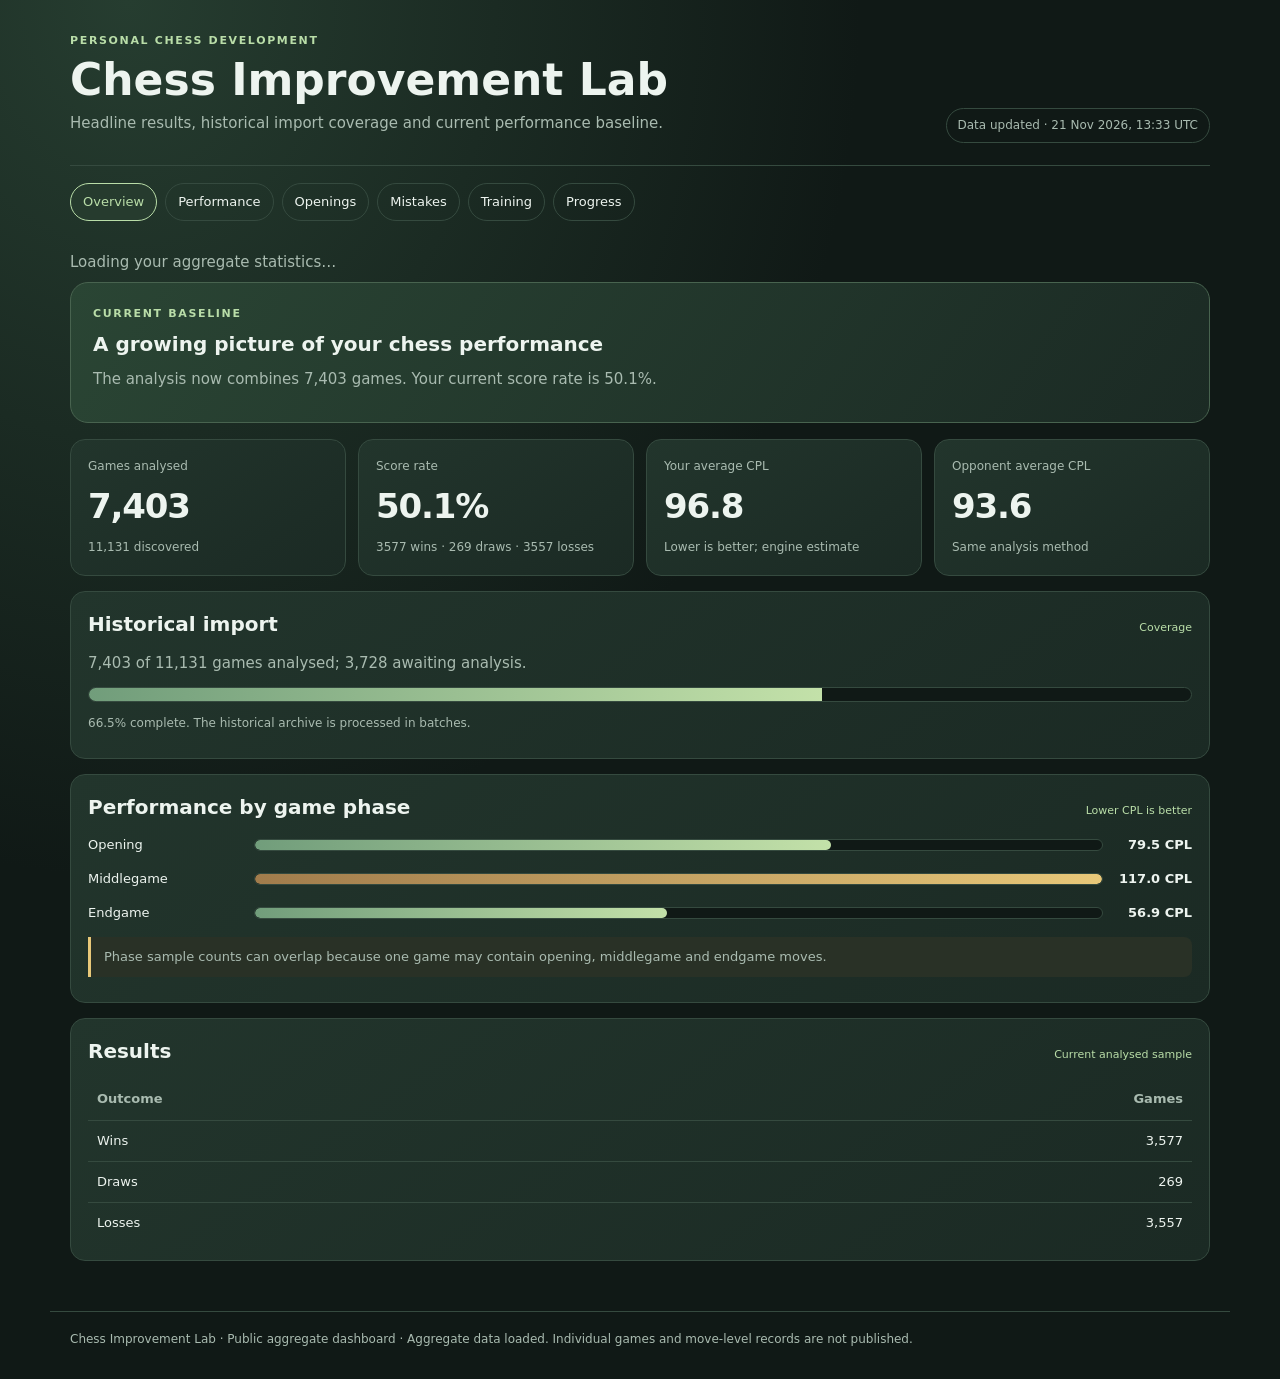
<file: index.html>
<!doctype html>
<html lang="en">
<head>
<meta charset="utf-8">
<meta name="viewport" content="width=device-width,initial-scale=1">
<meta name="theme-color" content="#101916">
<meta name="description" content="Headline results, historical import coverage and current performance baseline.">
<title>Overview · Chess Improvement Lab</title>
<link rel="stylesheet" href="assets/dashboard.css">
<script src="assets/dashboard.js" defer></script>
</head>
<body data-page="overview">
<div class="shell">
<header>
  <div><p class="kicker">Personal chess development</p><h1>Chess Improvement Lab</h1><p>Headline results, historical import coverage and current performance baseline.</p></div>
  <div class="updated" id="updated">Loading data…</div>
</header>
<nav class="nav" aria-label="Main dashboard navigation">
  <a href="index.html" aria-current="page">Overview</a>
  <a href="performance.html">Performance</a>
  <a href="openings.html">Openings</a>
  <a href="mistakes.html">Mistakes</a>
  <a href="training.html">Training</a>
  <a href="progress.html">Progress</a>
</nav>
<main class="container" id="content" aria-live="polite"><p>Loading your aggregate statistics…</p></main>
</div>
<footer>Chess Improvement Lab · Public aggregate dashboard · <span id="data-status">Loading data status…</span></footer>
</body>
</html>
</file>
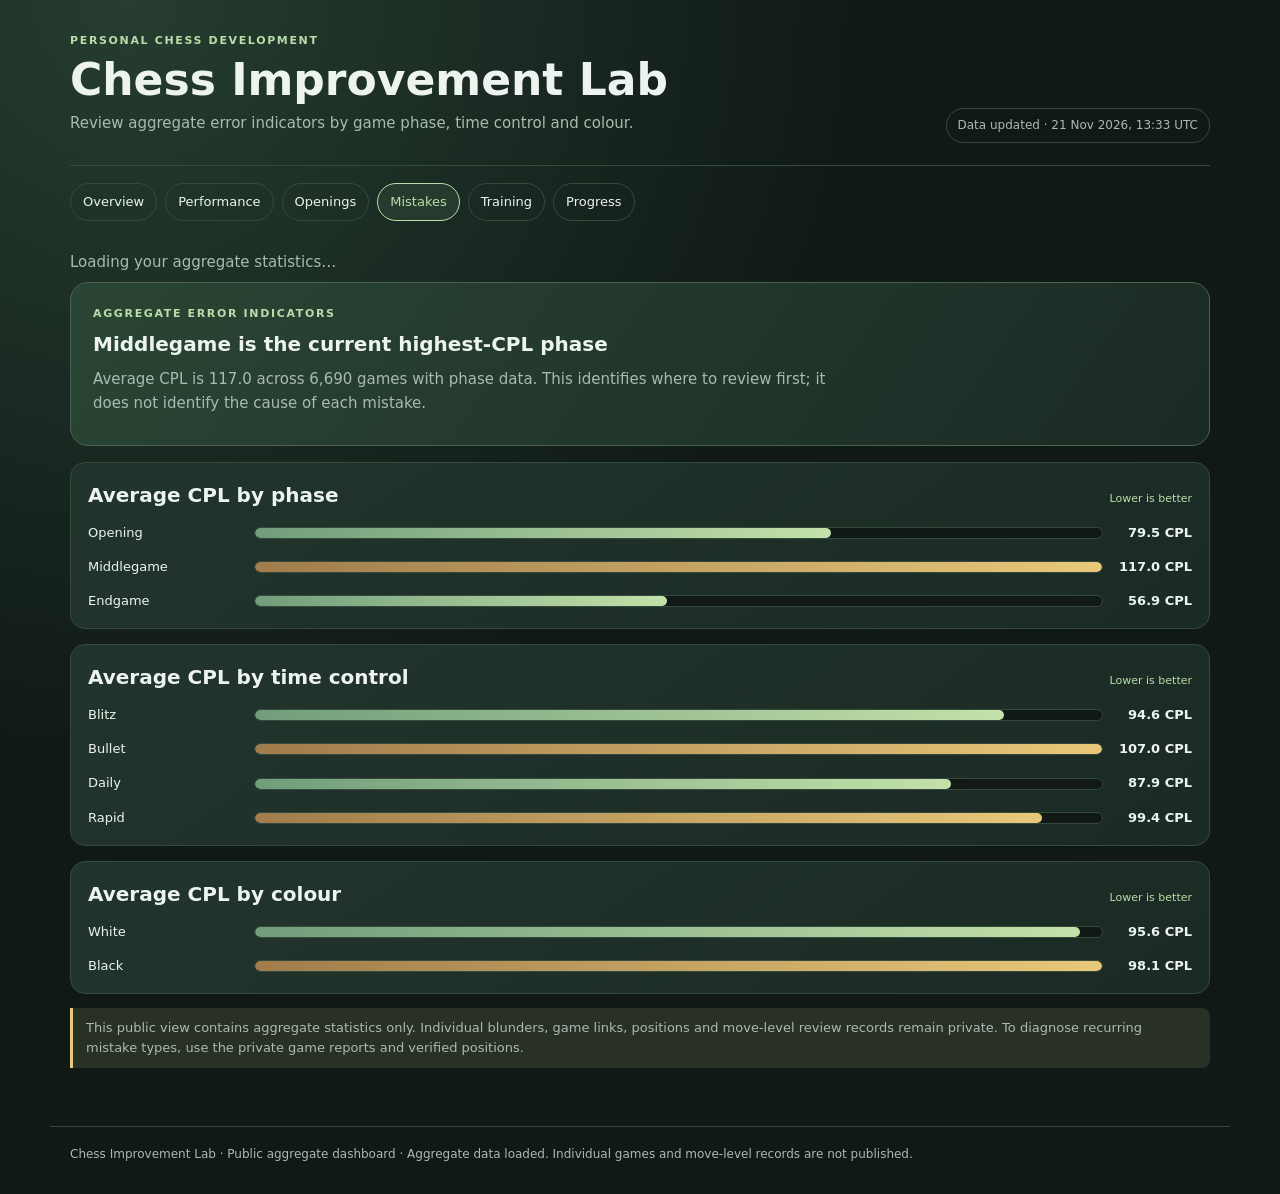
<file: mistakes.html>
<!doctype html>
<html lang="en">
<head>
<meta charset="utf-8">
<meta name="viewport" content="width=device-width,initial-scale=1">
<meta name="theme-color" content="#101916">
<meta name="description" content="Review aggregate error indicators by game phase, time control and colour.">
<title>Mistake Analysis · Chess Improvement Lab</title>
<link rel="stylesheet" href="assets/dashboard.css">
<script src="assets/dashboard.js" defer></script>
</head>
<body data-page="mistakes">
<div class="shell">
<header>
  <div><p class="kicker">Personal chess development</p><h1>Chess Improvement Lab</h1><p>Review aggregate error indicators by game phase, time control and colour.</p></div>
  <div class="updated" id="updated">Loading data…</div>
</header>
<nav class="nav" aria-label="Main dashboard navigation">
  <a href="index.html">Overview</a>
  <a href="performance.html">Performance</a>
  <a href="openings.html">Openings</a>
  <a href="mistakes.html" aria-current="page">Mistakes</a>
  <a href="training.html">Training</a>
  <a href="progress.html">Progress</a>
</nav>
<main class="container" id="content" aria-live="polite"><p>Loading your aggregate statistics…</p></main>
</div>
<footer>Chess Improvement Lab · Public aggregate dashboard · <span id="data-status">Loading data status…</span></footer>
</body>
</html>
</file>
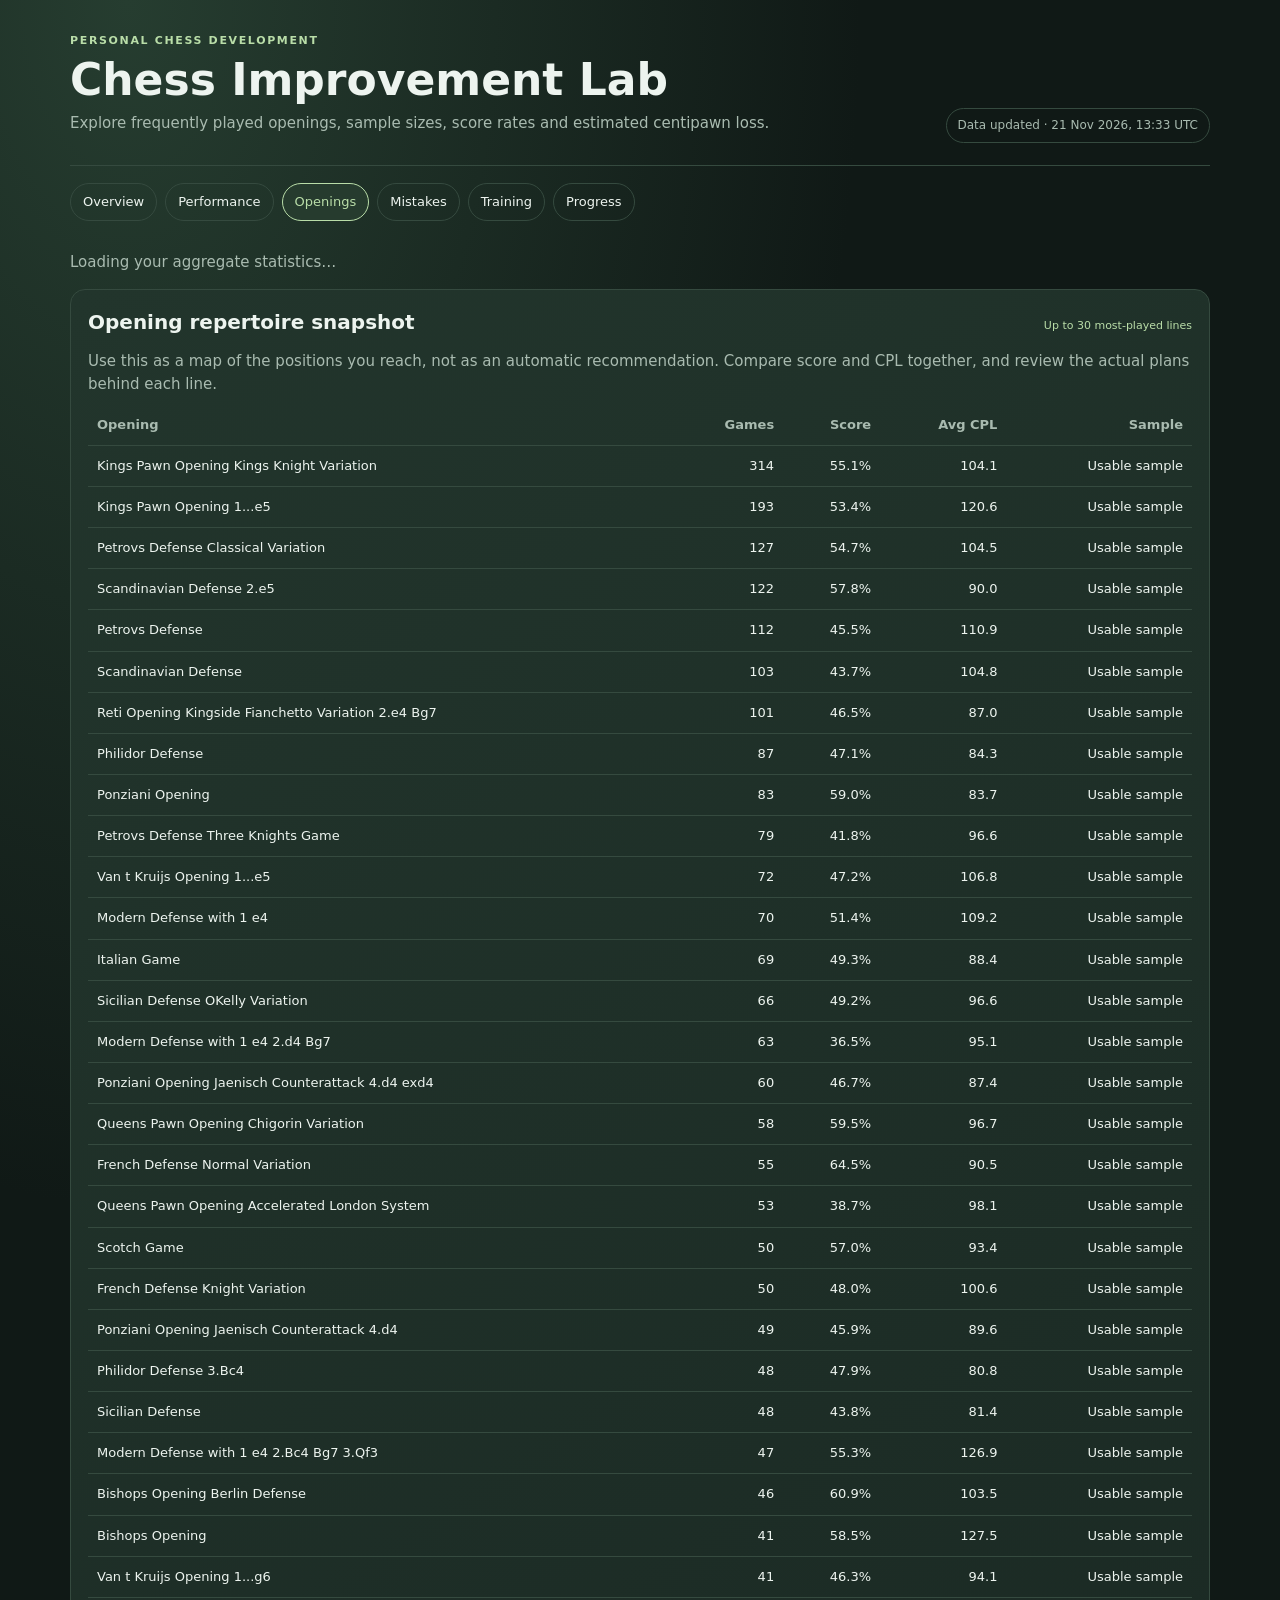
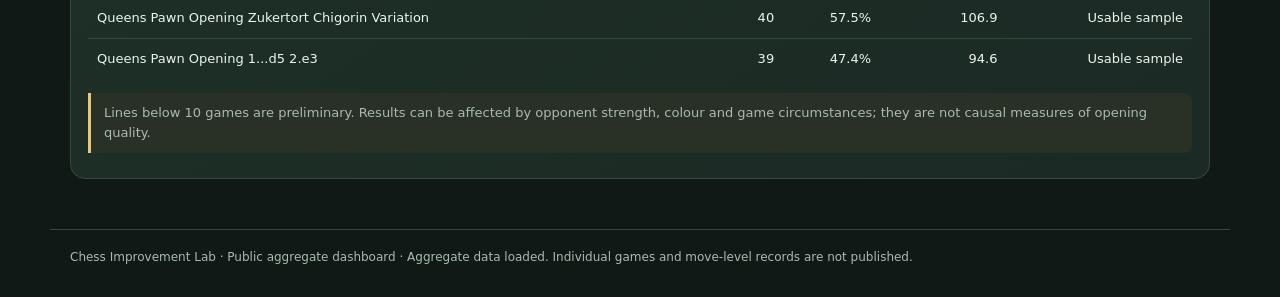
<file: openings.html>
<!doctype html>
<html lang="en">
<head>
<meta charset="utf-8">
<meta name="viewport" content="width=device-width,initial-scale=1">
<meta name="theme-color" content="#101916">
<meta name="description" content="Explore frequently played openings, sample sizes, score rates and estimated centipawn loss.">
<title>Opening Explorer · Chess Improvement Lab</title>
<link rel="stylesheet" href="assets/dashboard.css">
<script src="assets/dashboard.js" defer></script>
</head>
<body data-page="openings">
<div class="shell">
<header>
  <div><p class="kicker">Personal chess development</p><h1>Chess Improvement Lab</h1><p>Explore frequently played openings, sample sizes, score rates and estimated centipawn loss.</p></div>
  <div class="updated" id="updated">Loading data…</div>
</header>
<nav class="nav" aria-label="Main dashboard navigation">
  <a href="index.html">Overview</a>
  <a href="performance.html">Performance</a>
  <a href="openings.html" aria-current="page">Openings</a>
  <a href="mistakes.html">Mistakes</a>
  <a href="training.html">Training</a>
  <a href="progress.html">Progress</a>
</nav>
<main class="container" id="content" aria-live="polite"><p>Loading your aggregate statistics…</p></main>
</div>
<footer>Chess Improvement Lab · Public aggregate dashboard · <span id="data-status">Loading data status…</span></footer>
</body>
</html>
</file>
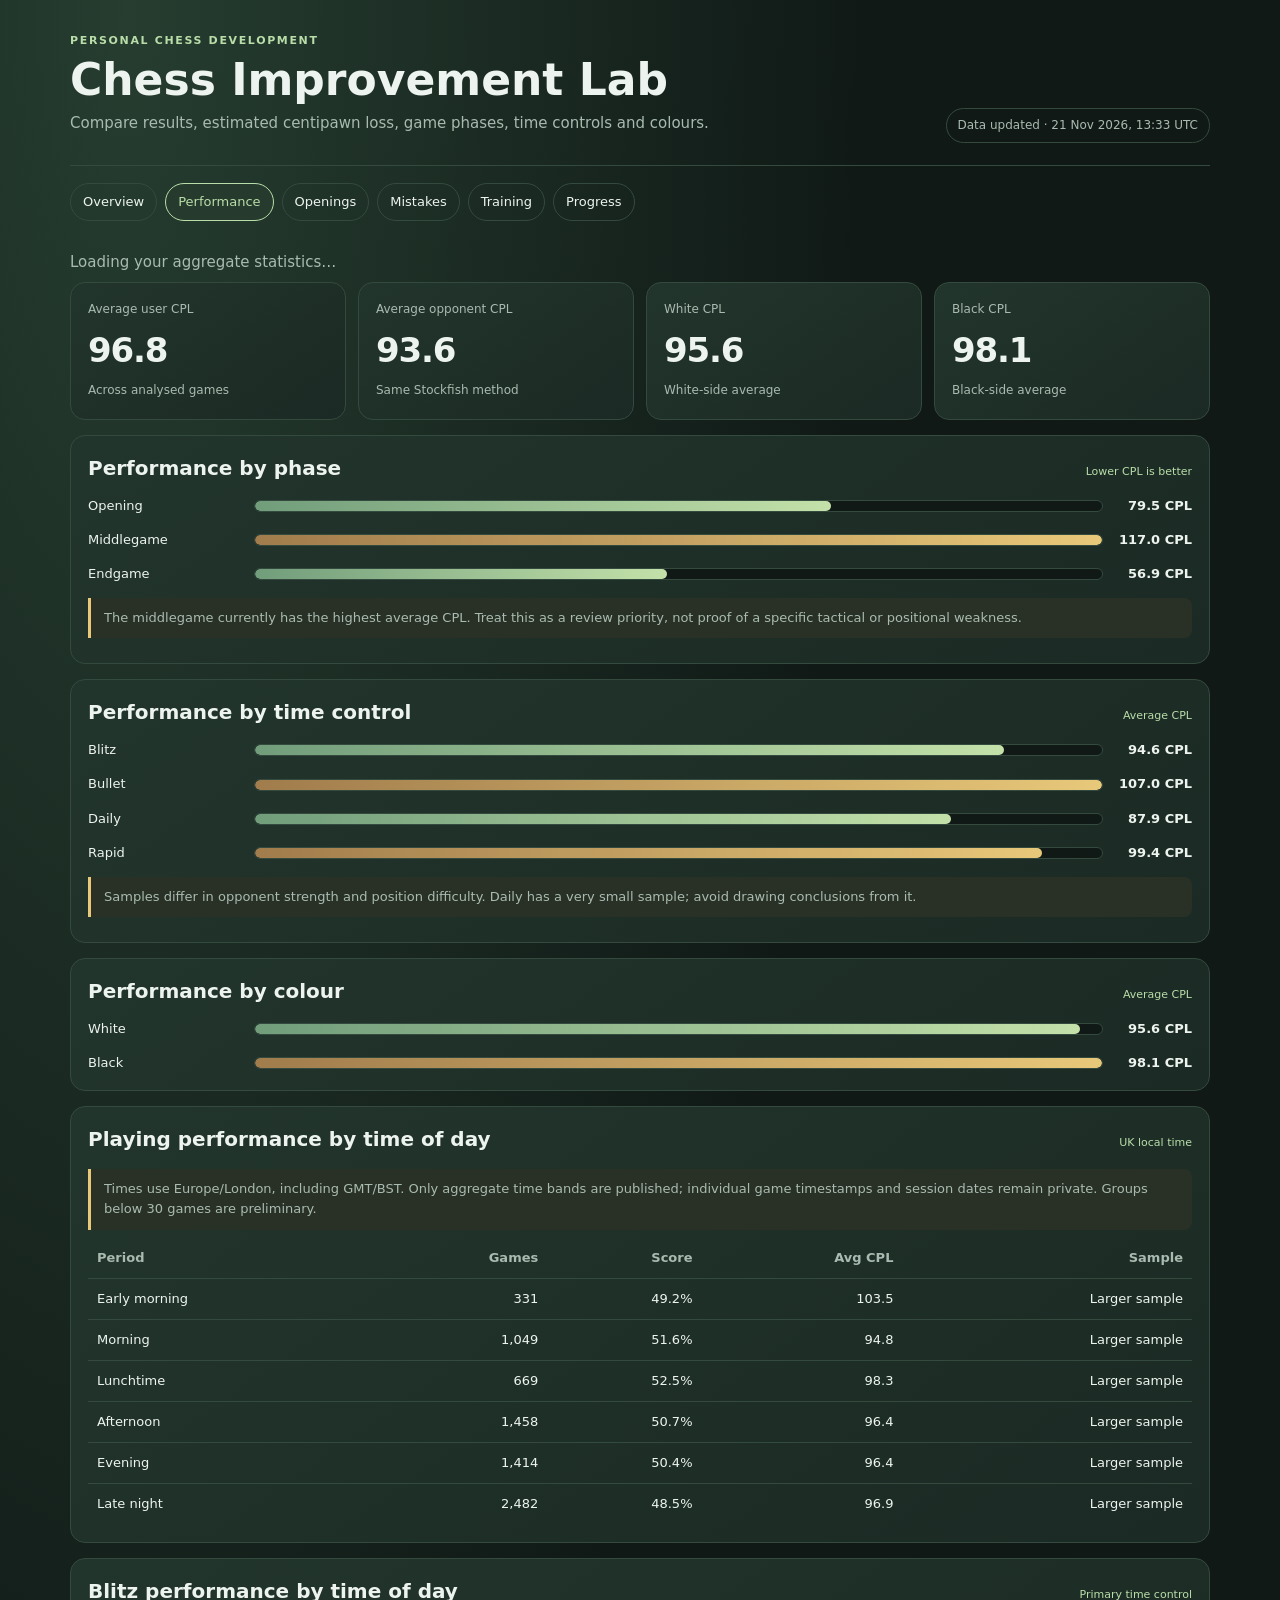
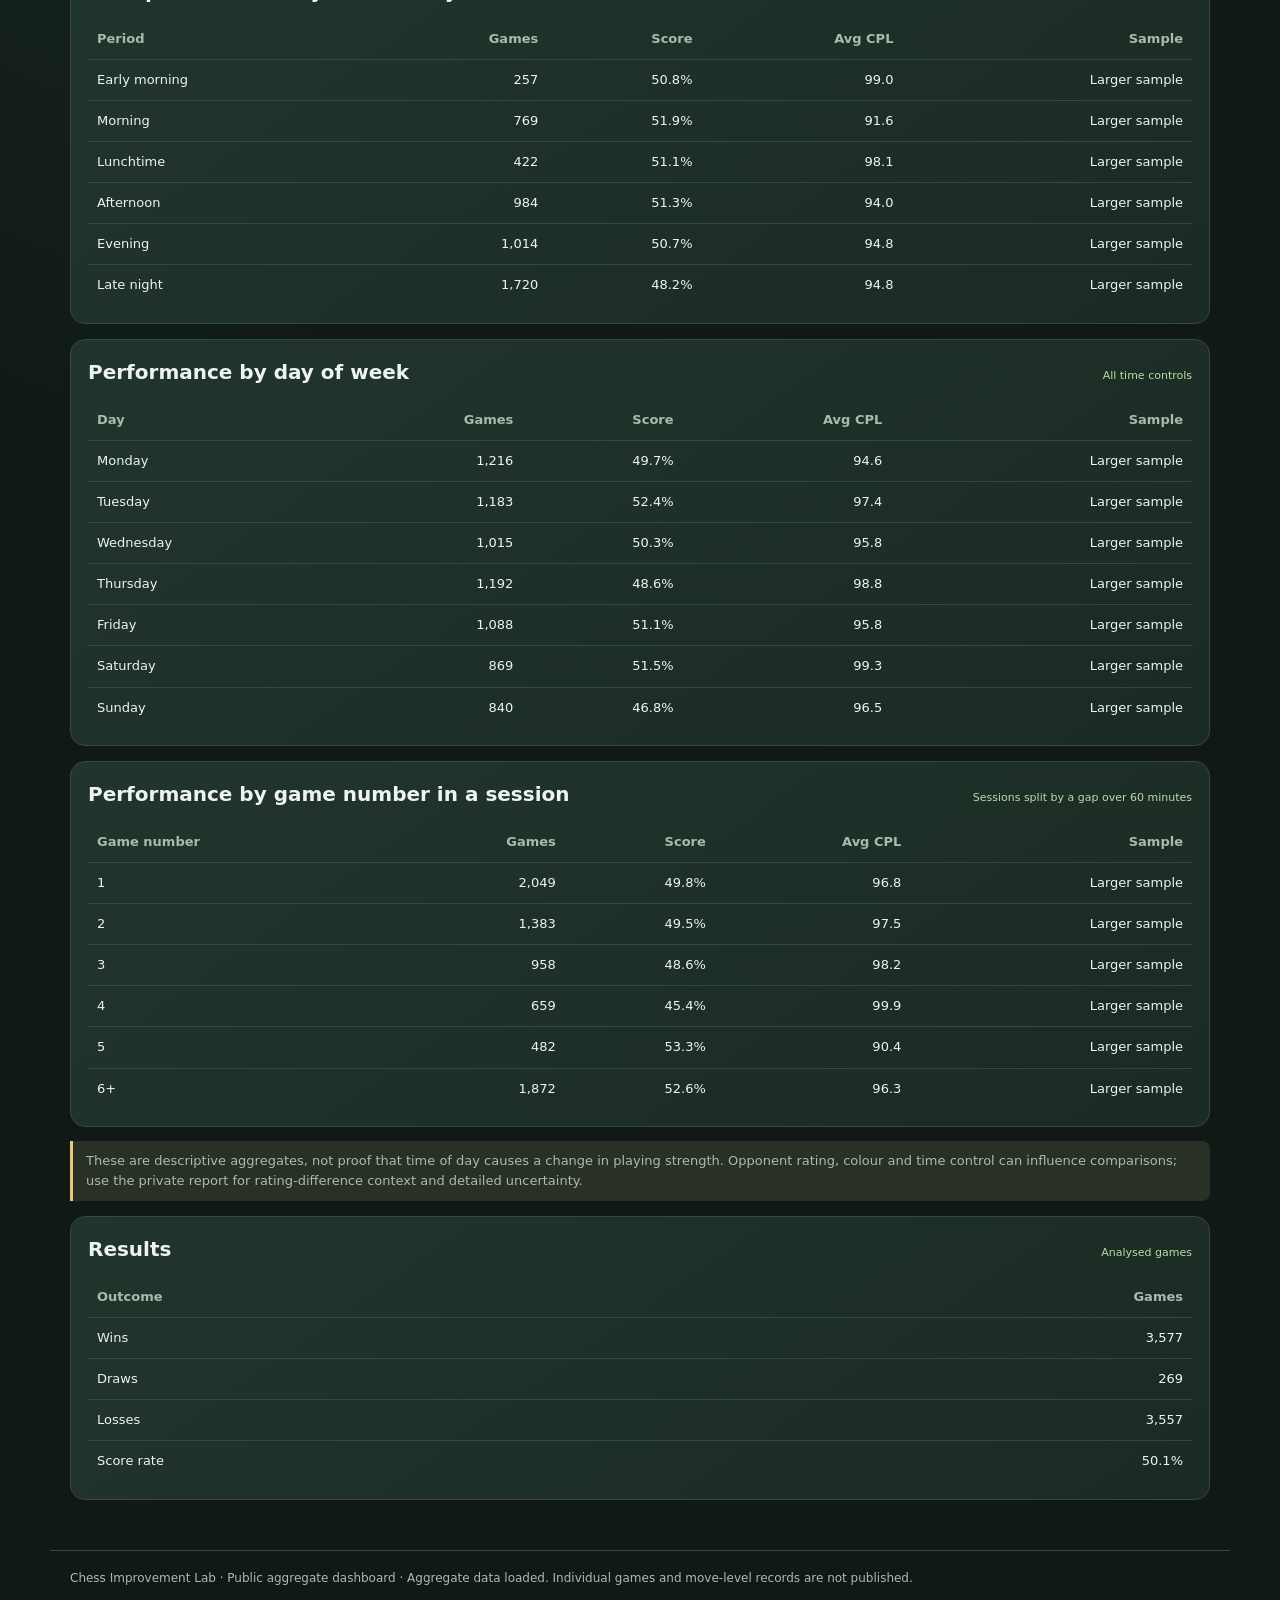
<file: performance.html>
<!doctype html>
<html lang="en">
<head>
<meta charset="utf-8">
<meta name="viewport" content="width=device-width,initial-scale=1">
<meta name="theme-color" content="#101916">
<meta name="description" content="Compare results, estimated centipawn loss, game phases, time controls, colours and playing conditions.">
<title>Performance Analytics · Chess Improvement Lab</title>
<link rel="stylesheet" href="assets/dashboard.css">
<script src="assets/dashboard.js" defer></script>
</head>
<body data-page="performance">
<div class="shell">
<header>
  <div><p class="kicker">Personal chess development</p><h1>Chess Improvement Lab</h1><p>Compare results, estimated centipawn loss, game phases, time controls and colours.</p></div>
  <div class="updated" id="updated">Loading data…</div>
</header>
<nav class="nav" aria-label="Main dashboard navigation">
  <a href="index.html">Overview</a>
  <a href="performance.html" aria-current="page">Performance</a>
  <a href="openings.html">Openings</a>
  <a href="mistakes.html">Mistakes</a>
  <a href="training.html">Training</a>
  <a href="progress.html">Progress</a>
</nav>
<main class="container" id="content" aria-live="polite"><p>Loading your aggregate statistics…</p></main>
</div>
<footer>Chess Improvement Lab · Public aggregate dashboard · <span id="data-status">Loading data status…</span></footer>
</body>
</html>
</file>
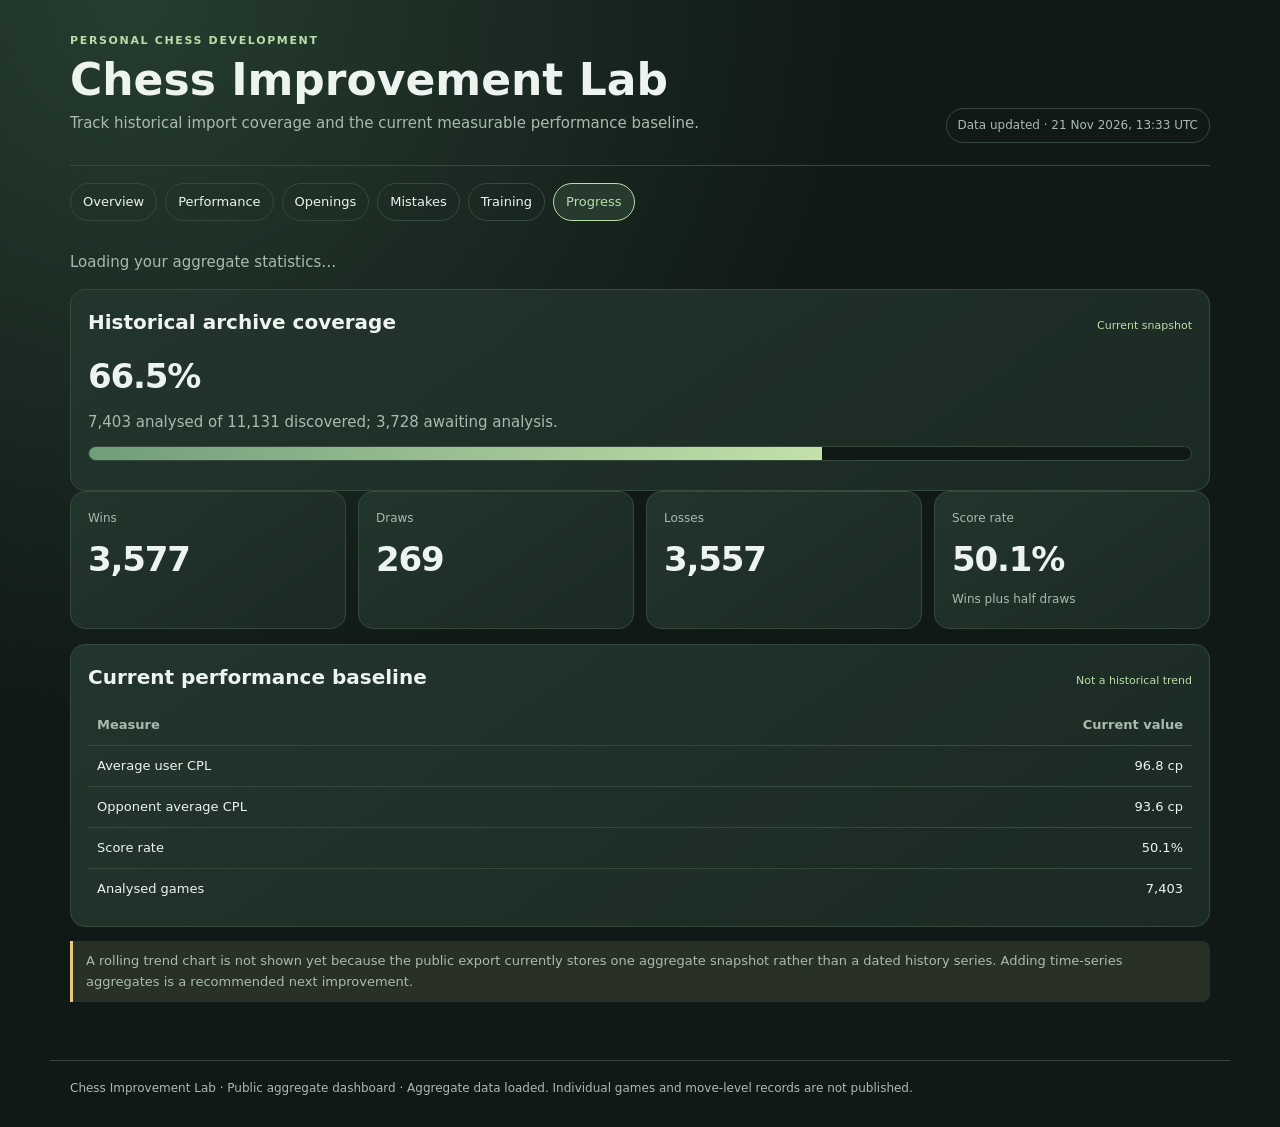
<file: progress.html>
<!doctype html>
<html lang="en">
<head>
<meta charset="utf-8">
<meta name="viewport" content="width=device-width,initial-scale=1">
<meta name="theme-color" content="#101916">
<meta name="description" content="Track historical import coverage and the current measurable performance baseline.">
<title>Progress Tracking · Chess Improvement Lab</title>
<link rel="stylesheet" href="assets/dashboard.css">
<script src="assets/dashboard.js" defer></script>
</head>
<body data-page="progress">
<div class="shell">
<header>
  <div><p class="kicker">Personal chess development</p><h1>Chess Improvement Lab</h1><p>Track historical import coverage and the current measurable performance baseline.</p></div>
  <div class="updated" id="updated">Loading data…</div>
</header>
<nav class="nav" aria-label="Main dashboard navigation">
  <a href="index.html">Overview</a>
  <a href="performance.html">Performance</a>
  <a href="openings.html">Openings</a>
  <a href="mistakes.html">Mistakes</a>
  <a href="training.html">Training</a>
  <a href="progress.html" aria-current="page">Progress</a>
</nav>
<main class="container" id="content" aria-live="polite"><p>Loading your aggregate statistics…</p></main>
</div>
<footer>Chess Improvement Lab · Public aggregate dashboard · <span id="data-status">Loading data status…</span></footer>
</body>
</html>
</file>
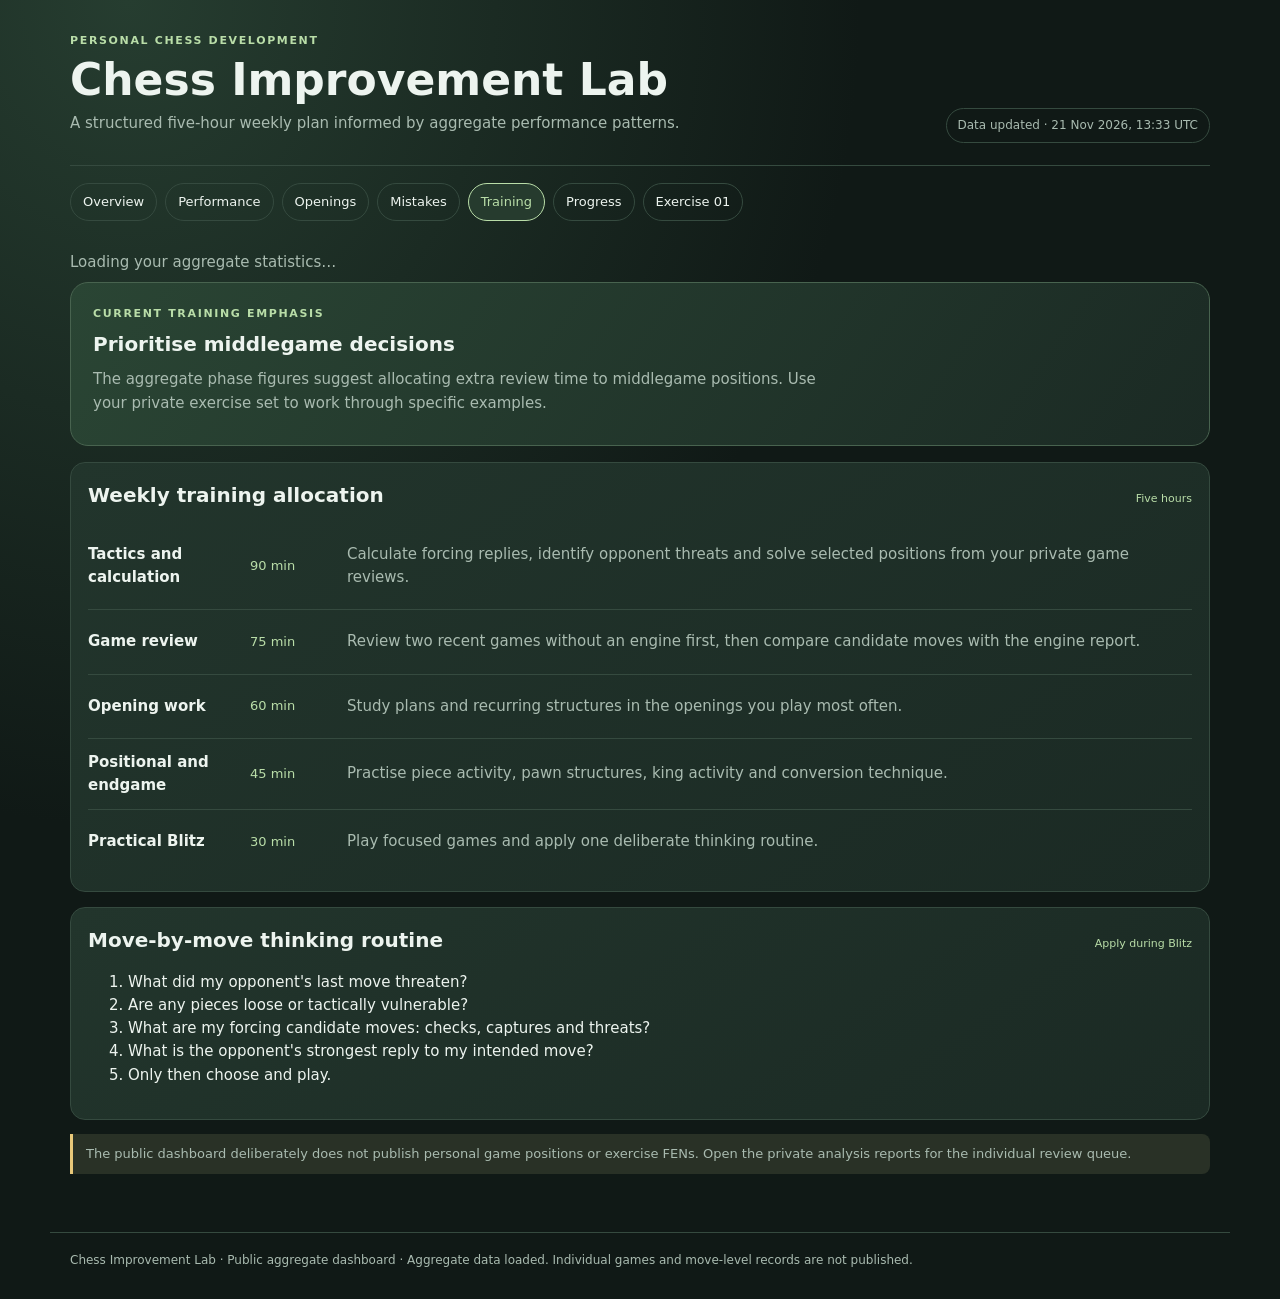
<file: training.html>
<!doctype html>
<html lang="en">
<head>
<meta charset="utf-8">
<meta name="viewport" content="width=device-width,initial-scale=1">
<meta name="theme-color" content="#101916">
<meta name="description" content="A structured five-hour weekly plan informed by aggregate performance patterns.">
<title>Training Centre · Chess Improvement Lab</title>
<link rel="stylesheet" href="assets/dashboard.css">
<script src="assets/dashboard.js" defer></script>
</head>
<body data-page="training">
<div class="shell">
<header>
  <div><p class="kicker">Personal chess development</p><h1>Chess Improvement Lab</h1><p>A structured five-hour weekly plan informed by aggregate performance patterns.</p></div>
  <div class="updated" id="updated">Loading data…</div>
</header>
<nav class="nav" aria-label="Main dashboard navigation">
  <a href="index.html">Overview</a>
  <a href="performance.html">Performance</a>
  <a href="openings.html">Openings</a>
  <a href="mistakes.html">Mistakes</a>
  <a href="training.html" aria-current="page">Training</a>
  <a href="progress.html">Progress</a>
  <a href="training-exercise-01.html">Exercise 01</a>
</nav>
<main class="container" id="content" aria-live="polite"><p>Loading your aggregate statistics…</p></main>
</div>
<footer>Chess Improvement Lab · Public aggregate dashboard · <span id="data-status">Loading data status…</span></footer>
</body>
</html>
</file>
<file: assets/dashboard.css>
:root{color-scheme:dark;--bg:#101916;--panel:#1b2a24;--panel2:#22352c;--line:#354a3f;--text:#edf4ef;--muted:#a9bbb0;--accent:#b9dda8;--gold:#e8c879;--red:#d98b7d}
*{box-sizing:border-box}
html{scroll-behavior:smooth}
body{margin:0;background:radial-gradient(ellipse at 10% 0%,#263d30,transparent 45%),var(--bg);color:var(--text);font:15px/1.55 system-ui,-apple-system,Segoe UI,sans-serif}
a{color:var(--accent)}
.shell{max-width:1180px;margin:auto;padding:24px 20px 50px}
header{display:flex;justify-content:space-between;align-items:flex-end;gap:20px;padding:8px 0 22px;border-bottom:1px solid var(--line)}
.kicker{color:var(--accent);font-size:11px;font-weight:750;letter-spacing:.15em;text-transform:uppercase;margin:0 0 7px}
h1{font-size:clamp(29px,5vw,44px);line-height:1.08;margin:0}
h2{font-size:20px;margin:0}
h3{font-size:15px;margin:0 0 8px}
p{color:var(--muted);margin:8px 0}
.updated{border:1px solid var(--line);border-radius:999px;padding:7px 11px;color:var(--muted);font-size:12px;white-space:nowrap}
.nav{display:flex;flex-wrap:wrap;gap:8px;padding:17px 0 22px}
.nav a{display:inline-block;text-decoration:none;color:var(--text);border:1px solid var(--line);border-radius:999px;padding:8px 12px;font-size:13px}
.nav a:hover,.nav a[aria-current=page]{border-color:var(--accent);color:var(--accent);background:#263b2e}
.container{min-height:300px}
.hero{background:linear-gradient(125deg,#2a4534,#1b2a24);border:1px solid #48634f;border-radius:18px;padding:22px;margin:0 0 16px}
.hero p{max-width:760px}
.grid{display:grid;grid-template-columns:repeat(4,minmax(0,1fr));gap:12px}
.grid.two{grid-template-columns:repeat(2,minmax(0,1fr))}
.card,.panel{background:linear-gradient(145deg,var(--panel2),var(--panel));border:1px solid var(--line);border-radius:15px;padding:17px;min-width:0}
.metric-label{display:block;color:var(--muted);font-size:12px}
.metric-value{display:block;font-size:clamp(25px,4vw,34px);font-weight:750;letter-spacing:-.035em;margin:5px 0 2px;font-variant-numeric:tabular-nums}
.metric-detail{color:var(--muted);font-size:12px}
.panel{margin-top:15px}
.panel-head{display:flex;justify-content:space-between;align-items:baseline;gap:12px;margin-bottom:12px}
.panel-tag{font-size:11px;color:var(--accent)}
.bar-list{display:grid;gap:14px}
.bar-row{display:grid;grid-template-columns:minmax(105px,155px) 1fr 78px;gap:11px;align-items:center}
.bar-label{font-size:13px;overflow-wrap:anywhere}
.track{height:12px;border:1px solid var(--line);border-radius:99px;background:#101916;overflow:hidden}
.fill{height:100%;border-radius:99px;background:linear-gradient(90deg,#719d7b,#c3e1a9)}
.fill.gold{background:linear-gradient(90deg,#a17c4c,#e8c879)}
.bar-value{text-align:right;font-size:13px;font-weight:700;font-variant-numeric:tabular-nums}
.note{border-left:3px solid var(--gold);padding:10px 13px;background:#293126;border-radius:0 8px 8px 0;color:var(--muted);font-size:13px;margin-top:14px}
.status{display:inline-block;border:1px solid var(--line);border-radius:999px;padding:3px 8px;font-size:11px;color:var(--gold)}
.progress{height:15px;border:1px solid var(--line);border-radius:99px;background:#101916;overflow:hidden;margin:12px 0}
.progress-fill{height:100%;background:linear-gradient(90deg,#719d7b,#c3e1a9);width:0}
.table-wrap{overflow-x:auto}
table{width:100%;border-collapse:collapse;min-width:520px;font-size:13px}
th,td{padding:10px 9px;border-bottom:1px solid var(--line);text-align:left}
th{color:var(--muted);font-weight:650}
td.num,th.num{text-align:right;font-variant-numeric:tabular-nums}
tr:last-child td{border-bottom:0}
.pill{display:inline-block;border:1px solid var(--line);border-radius:999px;padding:3px 8px;font-size:11px;color:var(--muted)}
.training-row{display:grid;grid-template-columns:150px 85px 1fr;gap:12px;align-items:center;padding:12px 0;border-bottom:1px solid var(--line)}
.training-row:last-child{border-bottom:0}
.training-time{font-variant-numeric:tabular-nums;color:var(--accent);font-size:13px}
footer{max-width:1180px;margin:auto;padding:18px 20px 30px;border-top:1px solid var(--line);color:var(--muted);font-size:12px}
.error{border:1px solid #754f49;background:#392522;color:#f2d7d2;border-radius:12px;padding:15px}
@media(max-width:760px){.shell{padding:18px 14px 36px}header{align-items:flex-start}.updated{display:none}.grid{grid-template-columns:repeat(2,minmax(0,1fr))}.bar-row{grid-template-columns:95px 1fr 66px;gap:8px}.panel,.card{padding:14px}.training-row{grid-template-columns:1fr 65px;gap:5px}.training-row p{grid-column:1/-1;margin:0}}
@media(max-width:420px){.grid{gap:8px}.metric-value{font-size:25px}.nav{gap:6px}.nav a{padding:7px 9px;font-size:12px}.bar-row{grid-template-columns:82px 1fr 60px;font-size:12px}}
</file>
